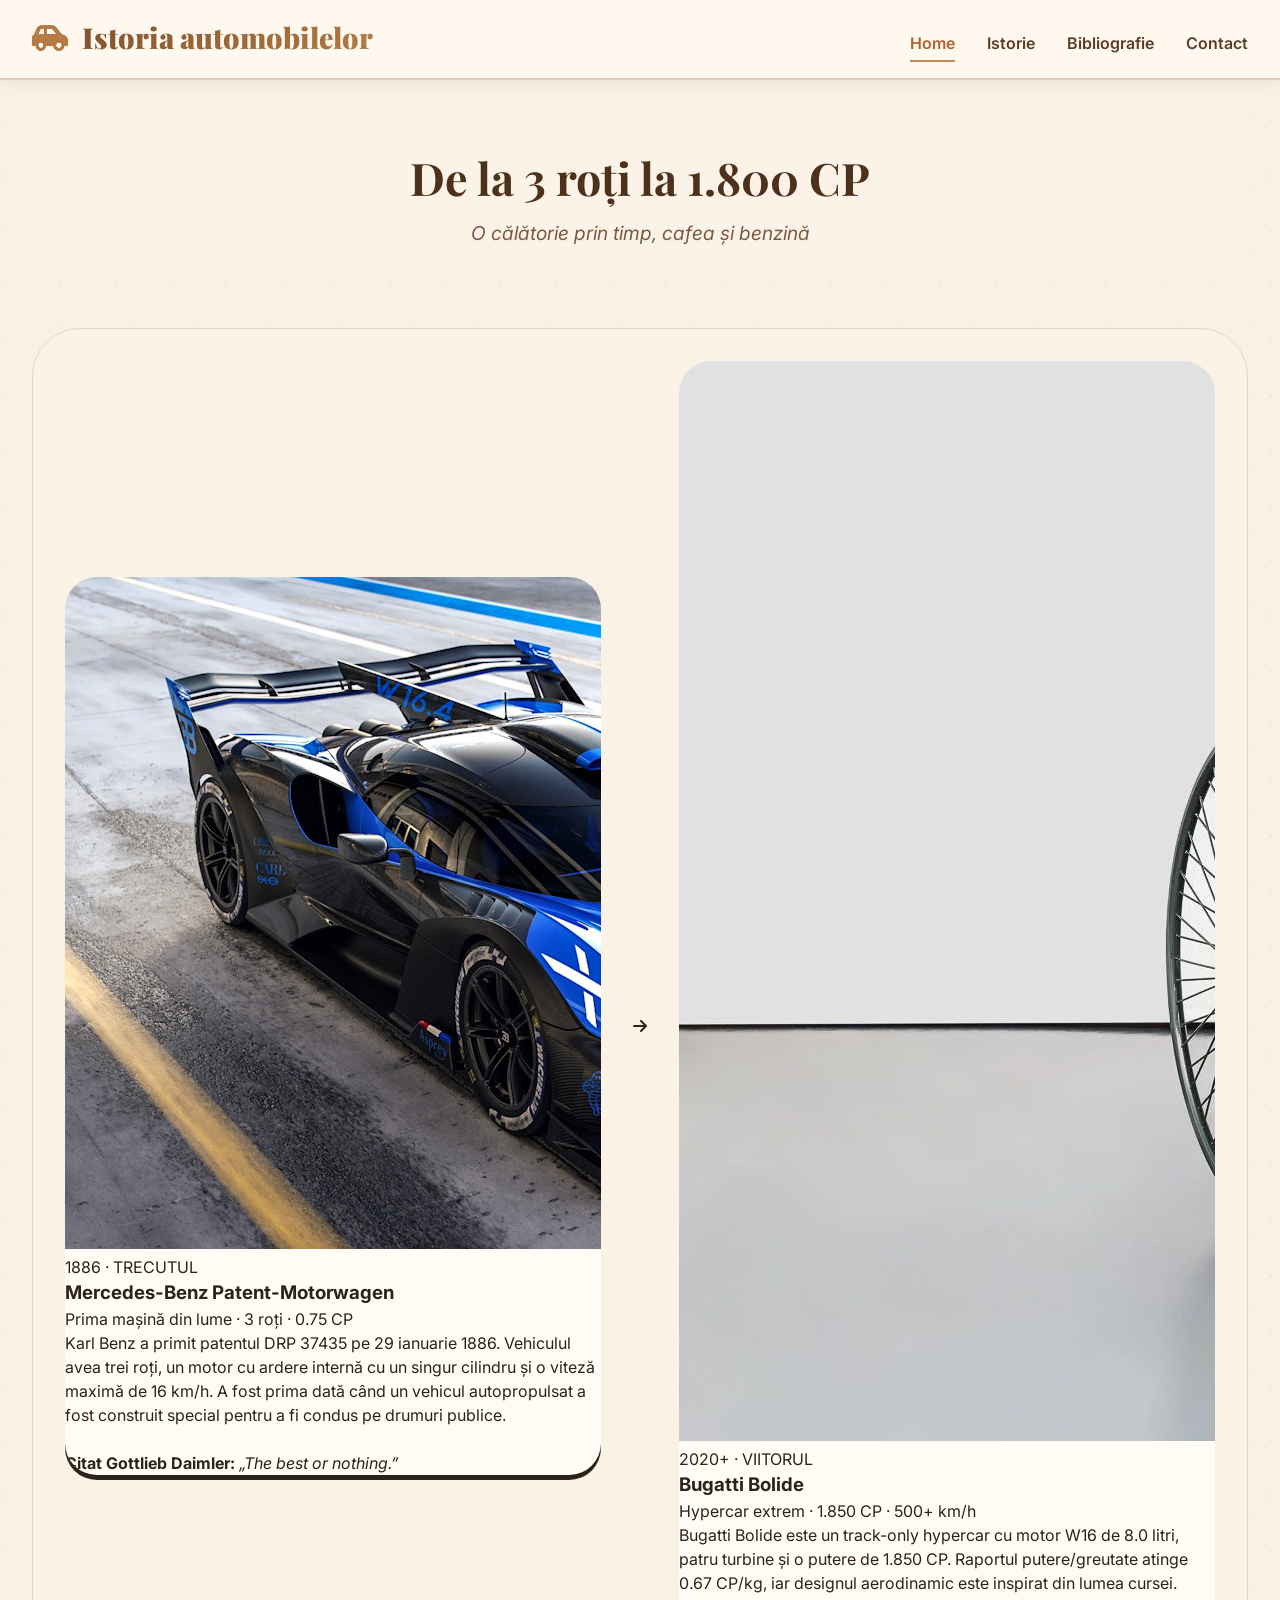
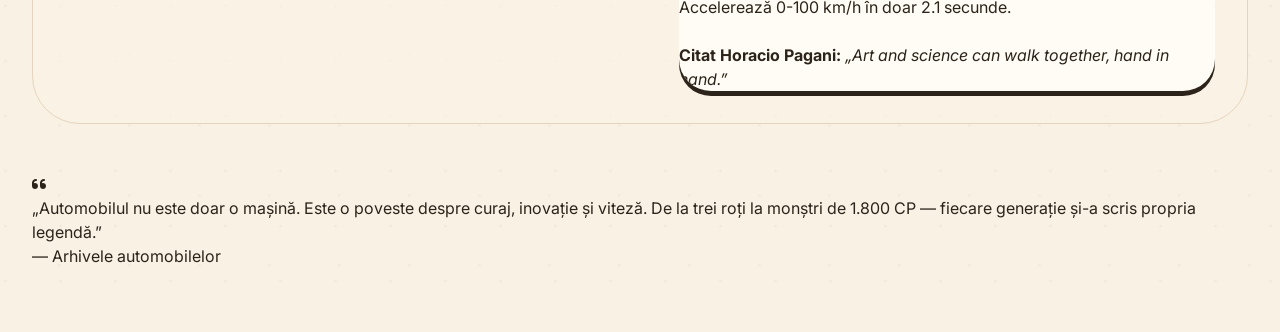
<file: index.html>
<!DOCTYPE html>
<html lang="ro">
<head>
    <meta charset="UTF-8">
    <meta name="viewport" content="width=device-width, initial-scale=1.0">
    <title>Home | Istoria automobilelor</title>
    <link rel="stylesheet" href="style.css">
    <link href="https://fonts.googleapis.com/css2?family=Playfair+Display:wght@400;700;900&family=Inter:wght@300;400;500;600;700&display=swap" rel="stylesheet">
    <link rel="stylesheet" href="https://cdnjs.cloudflare.com/ajax/libs/font-awesome/6.0.0-beta3/css/all.min.css">
</head>
<body>

<div class="fixed-header">
    <div class="header-container">
        <div class="site-title">
            <i class="fas fa-car-side"></i> Istoria automobilelor
        </div>
        <div class="nav-menu">
            <a href="index.html" class="active">Home</a>
            <a href="istorie.html">Istorie</a>
            <a href="bibliografie.html">Bibliografie</a>
            <a href="contact.html">Contact</a>
        </div>
    </div>
</div>

<main class="main-content">
    <div class="hero-section">
        <h1>De la 3 roți la 1.800 CP</h1>
        <p>O călătorie prin timp, cafea și benzină</p>
    </div>

    <div class="timeline-showcase">
        <div class="car-card">
            <img src="concept.jpg" alt="Mercedes Benz Patent-Motorwagen" onerror="this.src='https://upload.wikimedia.org/wikipedia/commons/thumb/7/7b/Mercedes-Benz_Patent_Motorwagen_Replica_%282016%29.jpg/800px-Mercedes-Benz_Patent_Motorwagen_Replica_%282016%29.jpg'">
            <div class="card-content">
                <span class="card-era">1886 · TRECUTUL</span>
                <h3>Mercedes-Benz Patent-Motorwagen</h3>
                <div class="car-sub">Prima mașină din lume · 3 roți · 0.75 CP</div>
                <div class="car-desc">
                    Karl Benz a primit patentul DRP 37435 pe 29 ianuarie 1886. Vehiculul avea trei roți, un motor cu ardere internă cu un singur cilindru și o viteză maximă de 16 km/h. A fost prima dată când un vehicul autopropulsat a fost construit special pentru a fi condus pe drumuri publice. <br><br>
                    <strong>Citat Gottlieb Daimler:</strong> <em>„The best or nothing.”</em>
                </div>
            </div>
        </div>

        <div class="arrow-icon">
            <i class="fas fa-arrow-right"></i>
        </div>

        <div class="car-card">
            <img src="primamasina.jpg" alt="Bugatti Bolide" onerror="this.src='https://cdn.motor1.com/images/mgl/RMvWJ/s3/bugatti-bolide-2020.jpg'">
            <div class="card-content">
                <span class="card-era">2020+ · VIITORUL</span>
                <h3>Bugatti Bolide</h3>
                <div class="car-sub">Hypercar extrem · 1.850 CP · 500+ km/h</div>
                <div class="car-desc">
                    Bugatti Bolide este un track-only hypercar cu motor W16 de 8.0 litri, patru turbine și o putere de 1.850 CP. Raportul putere/greutate atinge 0.67 CP/kg, iar designul aerodinamic este inspirat din lumea cursei. Accelerează 0-100 km/h în doar 2.1 secunde.<br><br>
                    <strong>Citat Horacio Pagani:</strong> <em>„Art and science can walk together, hand in hand.”</em>
                </div>
            </div>
        </div>
    </div>

    <div class="intro-quote">
        <i class="fas fa-quote-left"></i>
        <p>„Automobilul nu este doar o mașină. Este o poveste despre curaj, inovație și viteză. De la trei roți la monștri de 1.800 CP — fiecare generație și-a scris propria legendă.”</p>
        <span>— Arhivele automobilelor</span>
    </div>
</main>



</body>
</html>
</file>
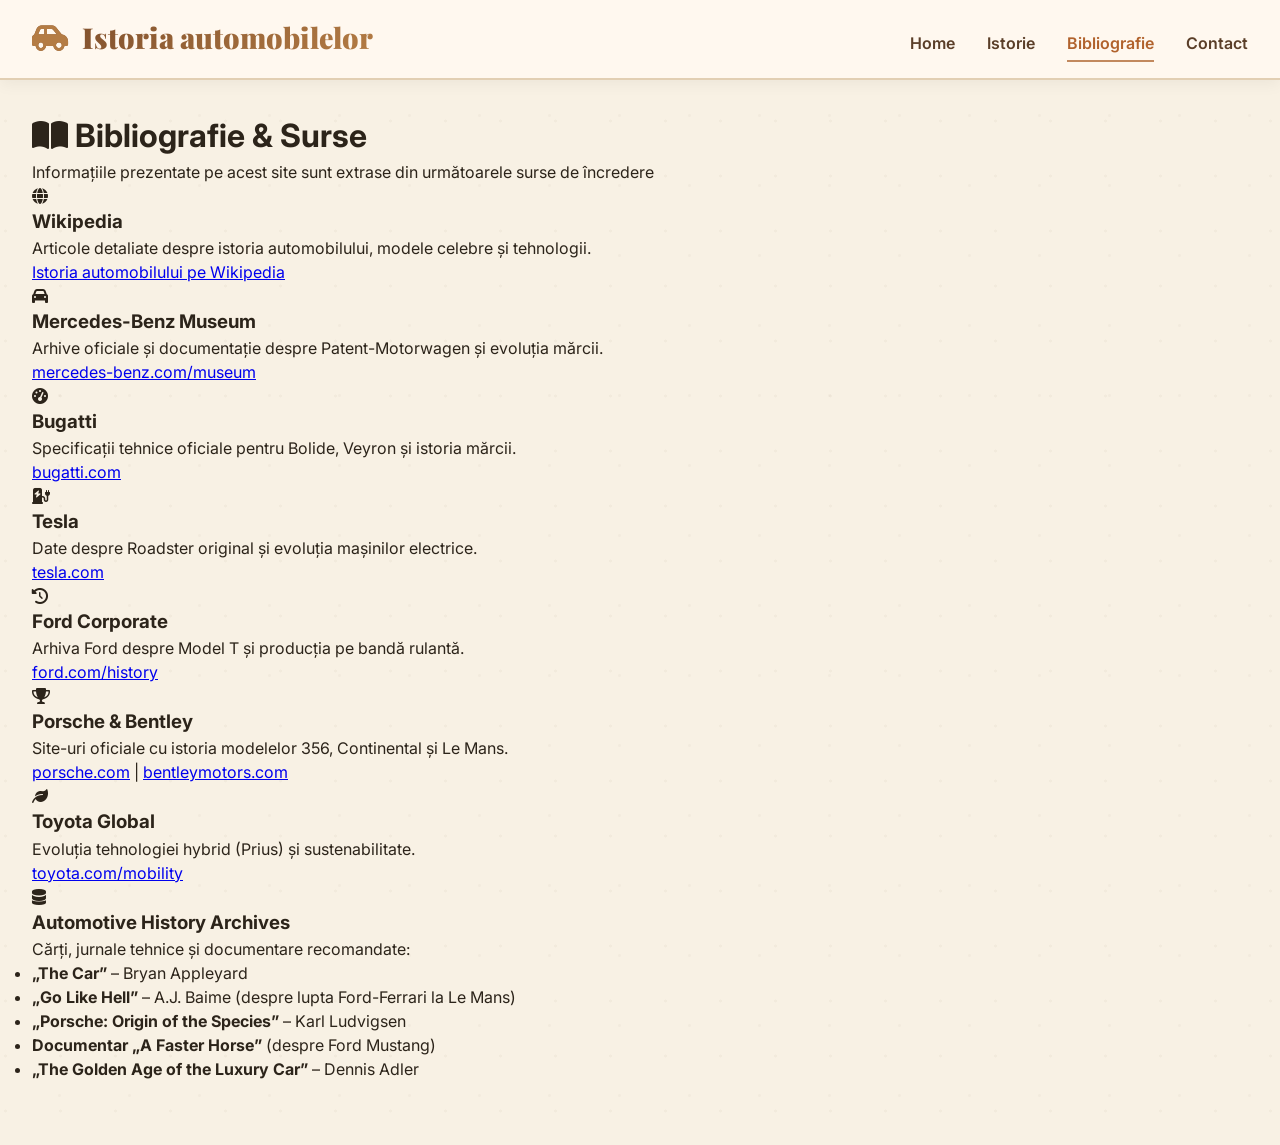
<file: bibliografie.html>
<!DOCTYPE html>
<html lang="ro">
<head>
    <meta charset="UTF-8">
    <meta name="viewport" content="width=device-width, initial-scale=1.0">
    <title>Bibliografie | Istoria automobilelor</title>
    <link rel="stylesheet" href="style.css">
    <link href="https://fonts.googleapis.com/css2?family=Playfair+Display:wght@400;700;900&family=Inter:wght@300;400;500;600;700&display=swap" rel="stylesheet">
    <link rel="stylesheet" href="https://cdnjs.cloudflare.com/ajax/libs/font-awesome/6.0.0-beta3/css/all.min.css">
</head>
<body>

<div class="fixed-header">
    <div class="header-container">
        <div class="site-title">
            <i class="fas fa-car-side"></i> Istoria automobilelor
        </div>
        <div class="nav-menu">
            <a href="index.html">Home</a>
            <a href="istorie.html">Istorie</a>
            <a href="bibliografie.html" class="active">Bibliografie</a>
            <a href="contact.html">Contact</a>
        </div>
    </div>
</div>

<main class="main-content">
    <div class="page-header">
        <h1><i class="fas fa-book-open"></i> Bibliografie & Surse</h1>
        <p>Informațiile prezentate pe acest site sunt extrase din următoarele surse de încredere</p>
    </div>

    <div class="bibliografie-grid">
        <div class="bib-card">
            <i class="fas fa-globe"></i>
            <h3>Wikipedia</h3>
            <p>Articole detaliate despre istoria automobilului, modele celebre și tehnologii.</p>
            <a href="https://en.wikipedia.org/wiki/History_of_the_automobile" target="_blank">Istoria automobilului pe Wikipedia</a>
        </div>

        <div class="bib-card">
            <i class="fas fa-car"></i>
            <h3>Mercedes-Benz Museum</h3>
            <p>Arhive oficiale și documentație despre Patent-Motorwagen și evoluția mărcii.</p>
            <a href="https://www.mercedes-benz.com/en/classic/museum/" target="_blank">mercedes-benz.com/museum</a>
        </div>

        <div class="bib-card">
            <i class="fas fa-tachometer-alt"></i>
            <h3>Bugatti</h3>
            <p>Specificații tehnice oficiale pentru Bolide, Veyron și istoria mărcii.</p>
            <a href="https://www.bugatti.com/" target="_blank">bugatti.com</a>
        </div>

        <div class="bib-card">
            <i class="fas fa-charging-station"></i>
            <h3>Tesla</h3>
            <p>Date despre Roadster original și evoluția mașinilor electrice.</p>
            <a href="https://www.tesla.com/" target="_blank">tesla.com</a>
        </div>

        <div class="bib-card">
            <i class="fas fa-history"></i>
            <h3>Ford Corporate</h3>
            <p>Arhiva Ford despre Model T și producția pe bandă rulantă.</p>
            <a href="https://corporate.ford.com/company/history.html" target="_blank">ford.com/history</a>
        </div>

        <div class="bib-card">
            <i class="fas fa-trophy"></i>
            <h3>Porsche & Bentley</h3>
            <p>Site-uri oficiale cu istoria modelelor 356, Continental și Le Mans.</p>
            <a href="https://www.porsche.com/romania/" target="_blank">porsche.com</a> | 
            <a href="https://www.bentleymotors.com/" target="_blank">bentleymotors.com</a>
        </div>

        <div class="bib-card">
            <i class="fas fa-leaf"></i>
            <h3>Toyota Global</h3>
            <p>Evoluția tehnologiei hybrid (Prius) și sustenabilitate.</p>
            <a href="https://global.toyota/en/mobility/" target="_blank">toyota.com/mobility</a>
        </div>

        <div class="bib-card">
            <i class="fas fa-database"></i>
            <h3>Automotive History Archives</h3>
            <p>Cărți, jurnale tehnice și documentare recomandate:</p>
            <ul>
                <li><strong>„The Car”</strong> – Bryan Appleyard</li>
                <li><strong>„Go Like Hell”</strong> – A.J. Baime (despre lupta Ford-Ferrari la Le Mans)</li>
                <li><strong>„Porsche: Origin of the Species”</strong> – Karl Ludvigsen</li>
                <li><strong>Documentar „A Faster Horse”</strong> (despre Ford Mustang)</li>
                <li><strong>„The Golden Age of the Luxury Car”</strong> – Dennis Adler</li>
            </ul>
        </div>
    </div>
</main>

</body>
</html>
</file>
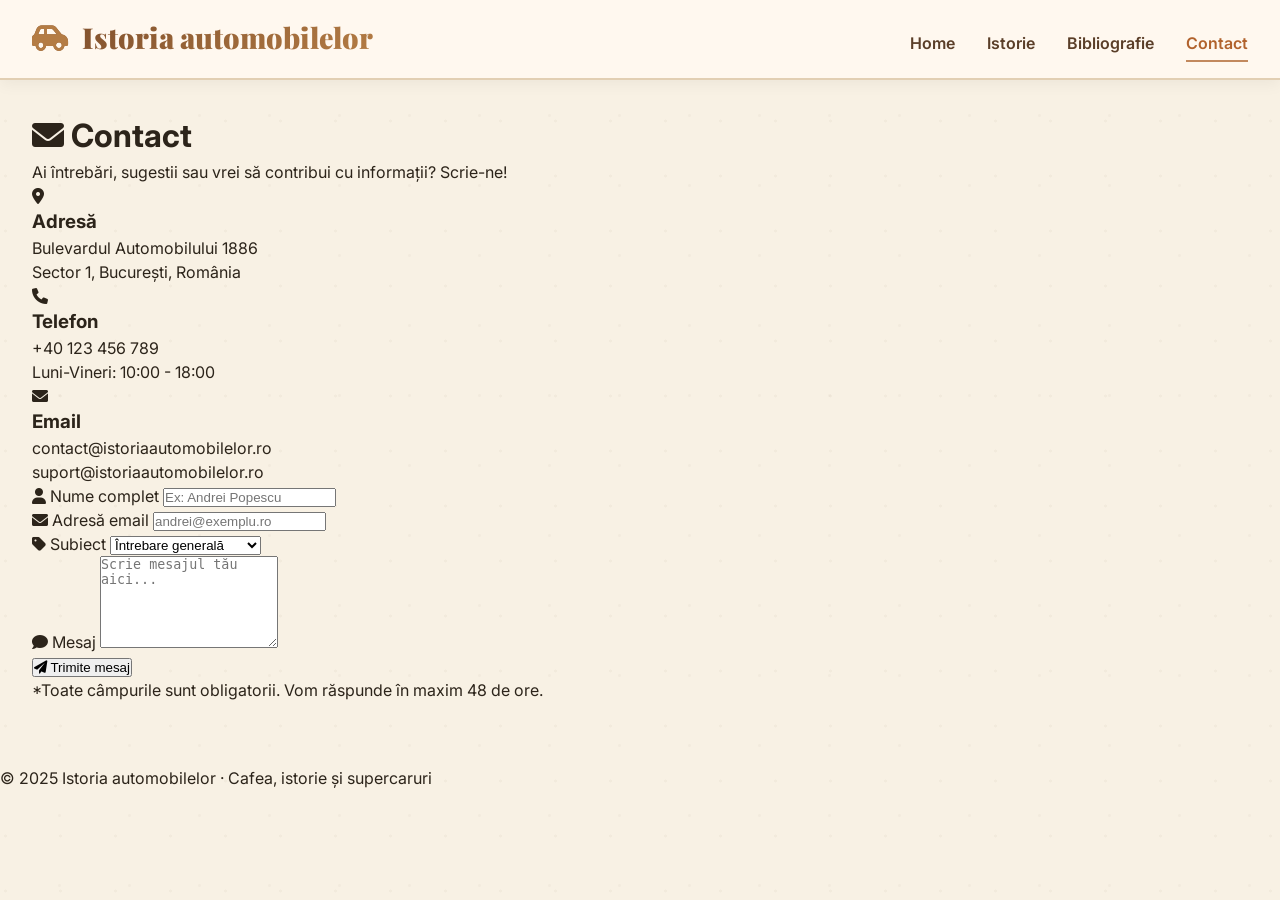
<file: contact.html>
<!DOCTYPE html>
<html lang="ro">
<head>
    <meta charset="UTF-8">
    <meta name="viewport" content="width=device-width, initial-scale=1.0">
    <title>Contact | Istoria automobilelor</title>
    <link rel="stylesheet" href="style.css">
    <link href="https://fonts.googleapis.com/css2?family=Playfair+Display:wght@400;700;900&family=Inter:wght@300;400;500;600;700&display=swap" rel="stylesheet">
    <link rel="stylesheet" href="https://cdnjs.cloudflare.com/ajax/libs/font-awesome/6.0.0-beta3/css/all.min.css">
</head>
<body>

<div class="fixed-header">
    <div class="header-container">
        <div class="site-title">
            <i class="fas fa-car-side"></i> Istoria automobilelor
        </div>
        <div class="nav-menu">
            <a href="index.html">Home</a>
            <a href="istorie.html">Istorie</a>
            <a href="bibliografie.html">Bibliografie</a>
            <a href="contact.html" class="active">Contact</a>
        </div>
    </div>
</div>

<main class="main-content">
    <div class="page-header">
        <h1><i class="fas fa-envelope"></i> Contact</h1>
        <p>Ai întrebări, sugestii sau vrei să contribui cu informații? Scrie-ne!</p>
    </div>

    <div class="contact-container">
        <div class="contact-info">
            <div class="info-card">
                <i class="fas fa-map-marker-alt"></i>
                <h3>Adresă</h3>
                <p>Bulevardul Automobilului 1886<br>Sector 1, București, România</p>
            </div>
            <div class="info-card">
                <i class="fas fa-phone"></i>
                <h3>Telefon</h3>
                <p>+40 123 456 789<br>Luni-Vineri: 10:00 - 18:00</p>
            </div>
            <div class="info-card">
                <i class="fas fa-envelope"></i>
                <h3>Email</h3>
                <p>contact@istoriaautomobilelor.ro<br>suport@istoriaautomobilelor.ro</p>
            </div>
        </div>

        <div class="contact-form">
            <form action="#" method="post">
                <div class="form-group">
                    <label for="nume"><i class="fas fa-user"></i> Nume complet</label>
                    <input type="text" id="nume" name="nume" required placeholder="Ex: Andrei Popescu">
                </div>
                <div class="form-group">
                    <label for="email"><i class="fas fa-envelope"></i> Adresă email</label>
                    <input type="email" id="email" name="email" required placeholder="andrei@exemplu.ro">
                </div>
                <div class="form-group">
                    <label for="subiect"><i class="fas fa-tag"></i> Subiect</label>
                    <select id="subiect" name="subiect">
                        <option value="intrebare">Întrebare generală</option>
                        <option value="corectura">Corectură informații</option>
                        <option value="colaborare">Propunere colaborare</option>
                        <option value="feedback">Feedback</option>
                    </select>
                </div>
                <div class="form-group">
                    <label for="mesaj"><i class="fas fa-comment"></i> Mesaj</label>
                    <textarea id="mesaj" name="mesaj" rows="6" required placeholder="Scrie mesajul tău aici..."></textarea>
                </div>
                <button type="submit" class="submit-btn"><i class="fas fa-paper-plane"></i> Trimite mesaj</button>
            </form>
            <p class="form-notice">*Toate câmpurile sunt obligatorii. Vom răspunde în maxim 48 de ore.</p>
        </div>
    </div>
</main>

<footer>
    <p>© 2025 Istoria automobilelor · Cafea, istorie și supercaruri</p>
</footer>

</body>
</html>
</file>
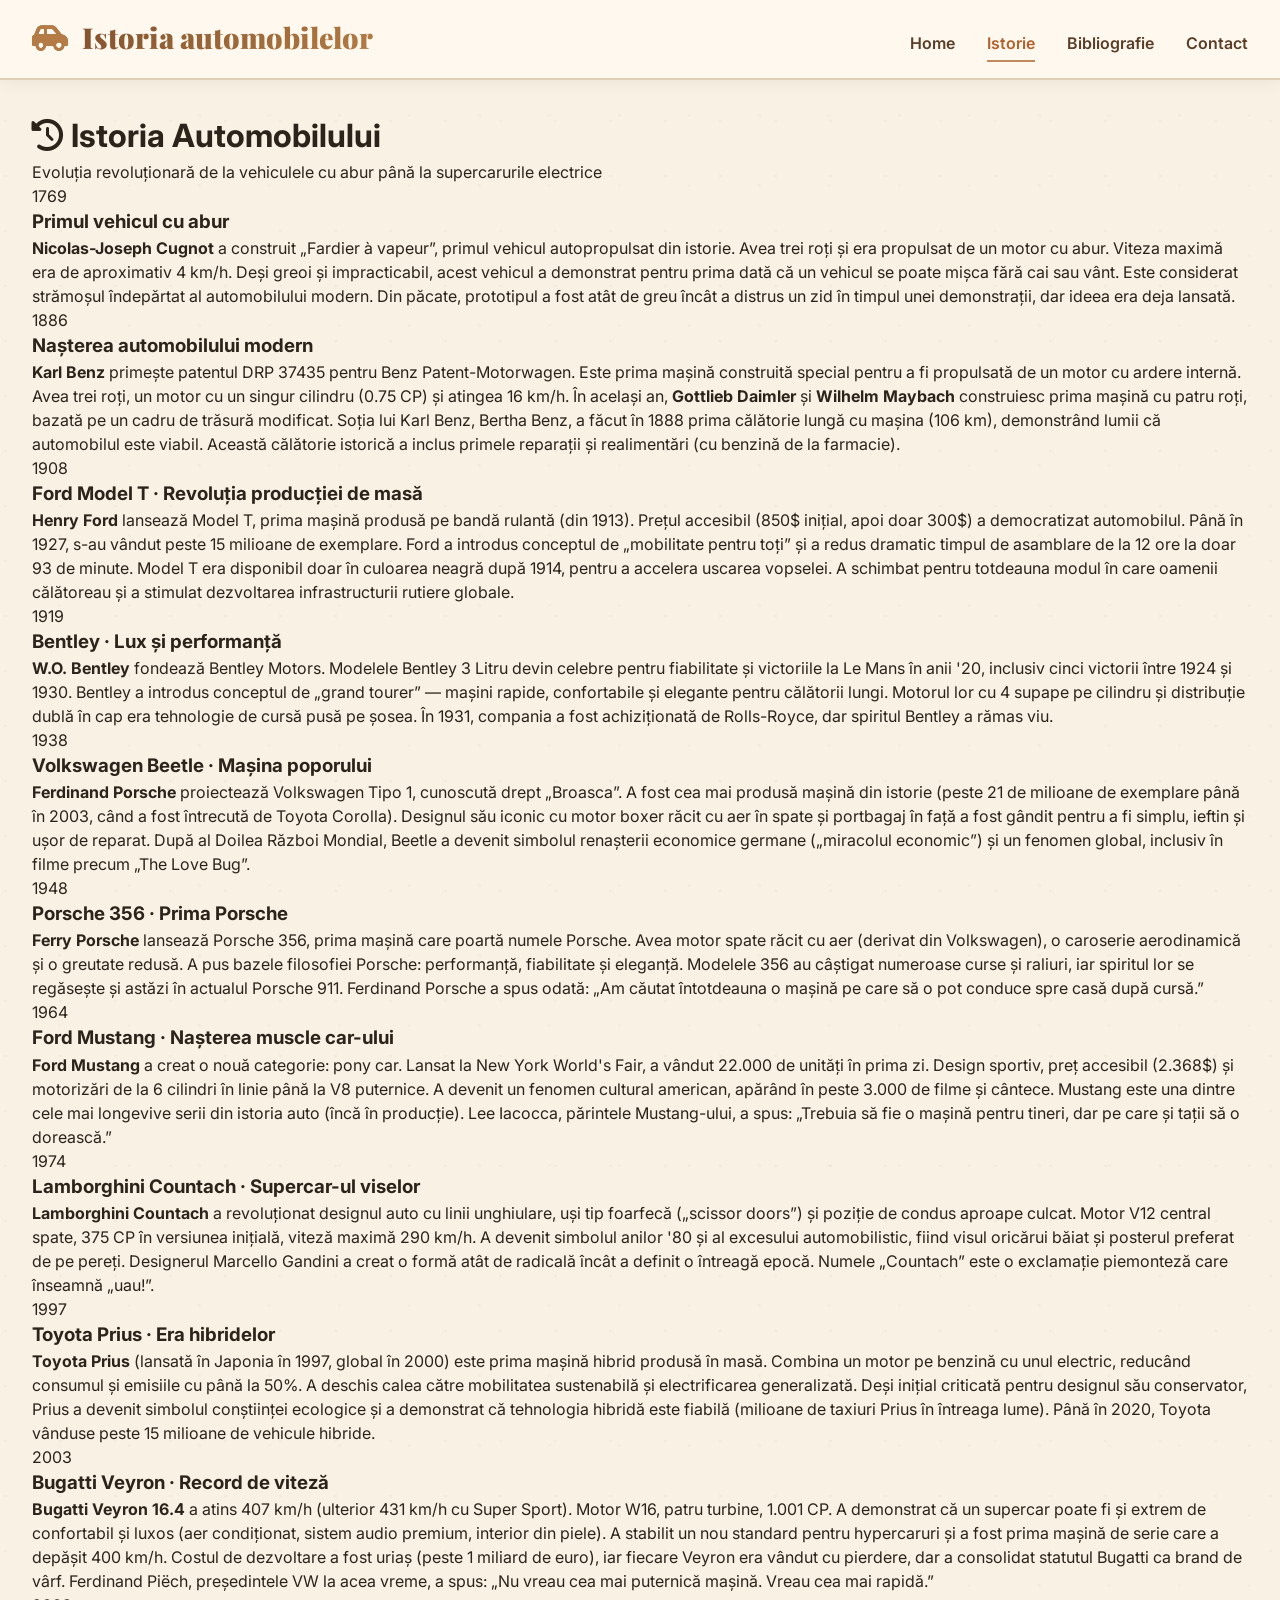
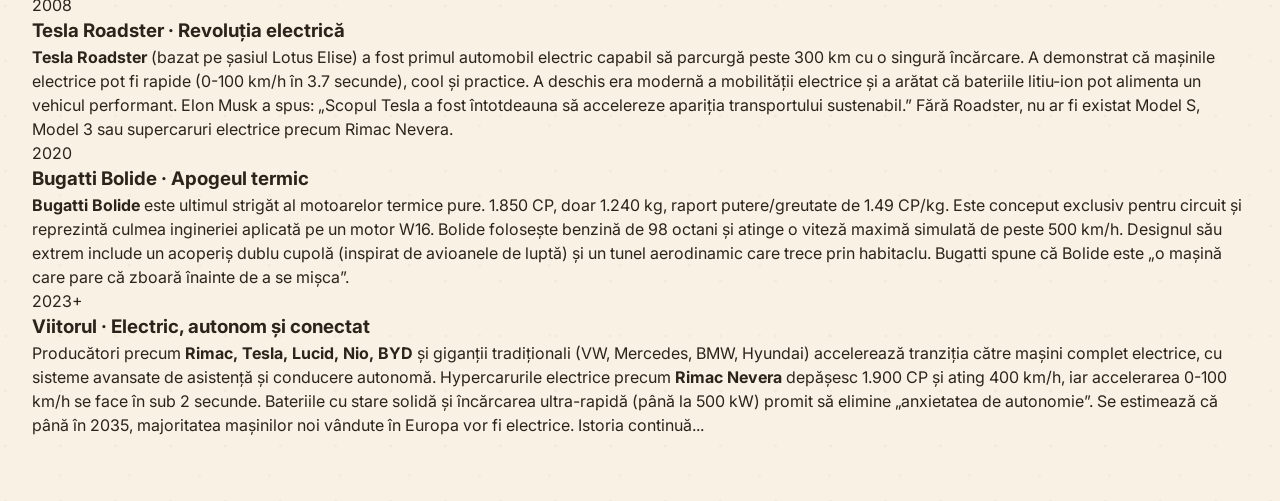
<file: istorie.html>
<!DOCTYPE html>
<html lang="ro">
<head>
    <meta charset="UTF-8">
    <meta name="viewport" content="width=device-width, initial-scale=1.0">
    <title>Istoria Automobilului | Istoria automobilelor</title>
    <link rel="stylesheet" href="style.css">
    <link href="https://fonts.googleapis.com/css2?family=Playfair+Display:wght@400;700;900&family=Inter:wght@300;400;500;600;700&display=swap" rel="stylesheet">
    <link rel="stylesheet" href="https://cdnjs.cloudflare.com/ajax/libs/font-awesome/6.0.0-beta3/css/all.min.css">
</head>
<body>

<div class="fixed-header">
    <div class="header-container">
        <div class="site-title">
            <i class="fas fa-car-side"></i> Istoria automobilelor
        </div>
        <div class="nav-menu">
            <a href="index.html">Home</a>
            <a href="istorie.html" class="active">Istorie</a>
            <a href="bibliografie.html">Bibliografie</a>
            <a href="contact.html">Contact</a>
        </div>
    </div>
</div>

<main class="main-content">
    <div class="page-header">
        <h1><i class="fas fa-history"></i> Istoria Automobilului</h1>
        <p>Evoluția revoluționară de la vehiculele cu abur până la supercarurile electrice</p>
    </div>

    <div class="timeline-istorie">
        
        <div class="timeline-item">
            <div class="timeline-year">1769</div>
            <div class="timeline-content">
                <h3>Primul vehicul cu abur</h3>
                <p><strong>Nicolas-Joseph Cugnot</strong> a construit „Fardier à vapeur”, primul vehicul autopropulsat din istorie. Avea trei roți și era propulsat de un motor cu abur. Viteza maximă era de aproximativ 4 km/h. Deși greoi și impracticabil, acest vehicul a demonstrat pentru prima dată că un vehicul se poate mișca fără cai sau vânt. Este considerat strămoșul îndepărtat al automobilului modern. Din păcate, prototipul a fost atât de greu încât a distrus un zid în timpul unei demonstrații, dar ideea era deja lansată.</p>
            </div>
        </div>

        <div class="timeline-item">
            <div class="timeline-year">1886</div>
            <div class="timeline-content">
                <h3>Nașterea automobilului modern</h3>
                <p><strong>Karl Benz</strong> primește patentul DRP 37435 pentru Benz Patent-Motorwagen. Este prima mașină construită special pentru a fi propulsată de un motor cu ardere internă. Avea trei roți, un motor cu un singur cilindru (0.75 CP) și atingea 16 km/h. În același an, <strong>Gottlieb Daimler</strong> și <strong>Wilhelm Maybach</strong> construiesc prima mașină cu patru roți, bazată pe un cadru de trăsură modificat. Soția lui Karl Benz, Bertha Benz, a făcut în 1888 prima călătorie lungă cu mașina (106 km), demonstrând lumii că automobilul este viabil. Această călătorie istorică a inclus primele reparații și realimentări (cu benzină de la farmacie).</p>
            </div>
        </div>

        <div class="timeline-item">
            <div class="timeline-year">1908</div>
            <div class="timeline-content">
                <h3>Ford Model T · Revoluția producției de masă</h3>
                <p><strong>Henry Ford</strong> lansează Model T, prima mașină produsă pe bandă rulantă (din 1913). Prețul accesibil (850$ inițial, apoi doar 300$) a democratizat automobilul. Până în 1927, s-au vândut peste 15 milioane de exemplare. Ford a introdus conceptul de „mobilitate pentru toți” și a redus dramatic timpul de asamblare de la 12 ore la doar 93 de minute. Model T era disponibil doar în culoarea neagră după 1914, pentru a accelera uscarea vopselei. A schimbat pentru totdeauna modul în care oamenii călătoreau și a stimulat dezvoltarea infrastructurii rutiere globale.</p>
            </div>
        </div>

        <div class="timeline-item">
            <div class="timeline-year">1919</div>
            <div class="timeline-content">
                <h3>Bentley · Lux și performanță</h3>
                <p><strong>W.O. Bentley</strong> fondează Bentley Motors. Modelele Bentley 3 Litru devin celebre pentru fiabilitate și victoriile la Le Mans în anii '20, inclusiv cinci victorii între 1924 și 1930. Bentley a introdus conceptul de „grand tourer” — mașini rapide, confortabile și elegante pentru călătorii lungi. Motorul lor cu 4 supape pe cilindru și distribuție dublă în cap era tehnologie de cursă pusă pe șosea. În 1931, compania a fost achiziționată de Rolls-Royce, dar spiritul Bentley a rămas viu.</p>
            </div>
        </div>

        <div class="timeline-item">
            <div class="timeline-year">1938</div>
            <div class="timeline-content">
                <h3>Volkswagen Beetle · Mașina poporului</h3>
                <p><strong>Ferdinand Porsche</strong> proiectează Volkswagen Tipo 1, cunoscută drept „Broasca”. A fost cea mai produsă mașină din istorie (peste 21 de milioane de exemplare până în 2003, când a fost întrecută de Toyota Corolla). Designul său iconic cu motor boxer răcit cu aer în spate și portbagaj în față a fost gândit pentru a fi simplu, ieftin și ușor de reparat. După al Doilea Război Mondial, Beetle a devenit simbolul renașterii economice germane („miracolul economic”) și un fenomen global, inclusiv în filme precum „The Love Bug”.</p>
            </div>
        </div>

        <div class="timeline-item">
            <div class="timeline-year">1948</div>
            <div class="timeline-content">
                <h3>Porsche 356 · Prima Porsche</h3>
                <p><strong>Ferry Porsche</strong> lansează Porsche 356, prima mașină care poartă numele Porsche. Avea motor spate răcit cu aer (derivat din Volkswagen), o caroserie aerodinamică și o greutate redusă. A pus bazele filosofiei Porsche: performanță, fiabilitate și eleganță. Modelele 356 au câștigat numeroase curse și raliuri, iar spiritul lor se regăsește și astăzi în actualul Porsche 911. Ferdinand Porsche a spus odată: „Am căutat întotdeauna o mașină pe care să o pot conduce spre casă după cursă.”</p>
            </div>
        </div>

        <div class="timeline-item">
            <div class="timeline-year">1964</div>
            <div class="timeline-content">
                <h3>Ford Mustang · Nașterea muscle car-ului</h3>
                <p><strong>Ford Mustang</strong> a creat o nouă categorie: pony car. Lansat la New York World's Fair, a vândut 22.000 de unități în prima zi. Design sportiv, preț accesibil (2.368$) și motorizări de la 6 cilindri în linie până la V8 puternice. A devenit un fenomen cultural american, apărând în peste 3.000 de filme și cântece. Mustang este una dintre cele mai longevive serii din istoria auto (încă în producție). Lee Iacocca, părintele Mustang-ului, a spus: „Trebuia să fie o mașină pentru tineri, dar pe care și tații să o dorească.”</p>
            </div>
        </div>

        <div class="timeline-item">
            <div class="timeline-year">1974</div>
            <div class="timeline-content">
                <h3>Lamborghini Countach · Supercar-ul viselor</h3>
                <p><strong>Lamborghini Countach</strong> a revoluționat designul auto cu linii unghiulare, uși tip foarfecă („scissor doors”) și poziție de condus aproape culcat. Motor V12 central spate, 375 CP în versiunea inițială, viteză maximă 290 km/h. A devenit simbolul anilor '80 și al excesului automobilistic, fiind visul oricărui băiat și posterul preferat de pe pereți. Designerul Marcello Gandini a creat o formă atât de radicală încât a definit o întreagă epocă. Numele „Countach” este o exclamație piemonteză care înseamnă „uau!”.</p>
            </div>
        </div>

        <div class="timeline-item">
            <div class="timeline-year">1997</div>
            <div class="timeline-content">
                <h3>Toyota Prius · Era hibridelor</h3>
                <p><strong>Toyota Prius</strong> (lansată în Japonia în 1997, global în 2000) este prima mașină hibrid produsă în masă. Combina un motor pe benzină cu unul electric, reducând consumul și emisiile cu până la 50%. A deschis calea către mobilitatea sustenabilă și electrificarea generalizată. Deși inițial criticată pentru designul său conservator, Prius a devenit simbolul conștiinței ecologice și a demonstrat că tehnologia hibridă este fiabilă (milioane de taxiuri Prius în întreaga lume). Până în 2020, Toyota vânduse peste 15 milioane de vehicule hibride.</p>
            </div>
        </div>

        <div class="timeline-item">
            <div class="timeline-year">2003</div>
            <div class="timeline-content">
                <h3>Bugatti Veyron · Record de viteză</h3>
                <p><strong>Bugatti Veyron 16.4</strong> a atins 407 km/h (ulterior 431 km/h cu Super Sport). Motor W16, patru turbine, 1.001 CP. A demonstrat că un supercar poate fi și extrem de confortabil și luxos (aer condiționat, sistem audio premium, interior din piele). A stabilit un nou standard pentru hypercaruri și a fost prima mașină de serie care a depășit 400 km/h. Costul de dezvoltare a fost uriaș (peste 1 miliard de euro), iar fiecare Veyron era vândut cu pierdere, dar a consolidat statutul Bugatti ca brand de vârf. Ferdinand Piëch, președintele VW la acea vreme, a spus: „Nu vreau cea mai puternică mașină. Vreau cea mai rapidă.”</p>
            </div>
        </div>

        <div class="timeline-item">
            <div class="timeline-year">2008</div>
            <div class="timeline-content">
                <h3>Tesla Roadster · Revoluția electrică</h3>
                <p><strong>Tesla Roadster</strong> (bazat pe șasiul Lotus Elise) a fost primul automobil electric capabil să parcurgă peste 300 km cu o singură încărcare. A demonstrat că mașinile electrice pot fi rapide (0-100 km/h în 3.7 secunde), cool și practice. A deschis era modernă a mobilității electrice și a arătat că bateriile litiu-ion pot alimenta un vehicul performant. Elon Musk a spus: „Scopul Tesla a fost întotdeauna să accelereze apariția transportului sustenabil.” Fără Roadster, nu ar fi existat Model S, Model 3 sau supercaruri electrice precum Rimac Nevera.</p>
            </div>
        </div>

        <div class="timeline-item">
            <div class="timeline-year">2020</div>
            <div class="timeline-content">
                <h3>Bugatti Bolide · Apogeul termic</h3>
                <p><strong>Bugatti Bolide</strong> este ultimul strigăt al motoarelor termice pure. 1.850 CP, doar 1.240 kg, raport putere/greutate de 1.49 CP/kg. Este conceput exclusiv pentru circuit și reprezintă culmea ingineriei aplicată pe un motor W16. Bolide folosește benzină de 98 octani și atinge o viteză maximă simulată de peste 500 km/h. Designul său extrem include un acoperiș dublu cupolă (inspirat de avioanele de luptă) și un tunel aerodinamic care trece prin habitaclu. Bugatti spune că Bolide este „o mașină care pare că zboară înainte de a se mișca”.</p>
            </div>
        </div>

        <div class="timeline-item">
            <div class="timeline-year">2023+</div>
            <div class="timeline-content">
                <h3>Viitorul · Electric, autonom și conectat</h3>
                <p>Producători precum <strong>Rimac, Tesla, Lucid, Nio, BYD</strong> și giganții tradiționali (VW, Mercedes, BMW, Hyundai) accelerează tranziția către mașini complet electrice, cu sisteme avansate de asistență și conducere autonomă. Hypercarurile electrice precum <strong>Rimac Nevera</strong> depășesc 1.900 CP și ating 400 km/h, iar accelerarea 0-100 km/h se face în sub 2 secunde. Bateriile cu stare solidă și încărcarea ultra-rapidă (până la 500 kW) promit să elimine „anxietatea de autonomie”. Se estimează că până în 2035, majoritatea mașinilor noi vândute în Europa vor fi electrice. Istoria continuă...</p>
            </div>
        </div>
    </div>
</main>



</body>
</html>
</file>
<file: style.css>
* {
    margin: 0;
    padding: 0;
    box-sizing: border-box;
}

body {
    background-color: #f8f1e4;
    background-image: radial-gradient(circle at 10% 20%, rgba(100, 65, 35, 0.04) 2%, transparent 2.5%),
                      radial-gradient(circle at 85% 65%, rgba(80, 50, 25, 0.03) 1.8%, transparent 2%);
    background-size: 55px 55px, 70px 70px;
    font-family: 'Inter', 'Segoe UI', sans-serif;
    color: #2c241a;
    line-height: 1.5;
}

.fixed-header {
    position: fixed;
    top: 0;
    left: 0;
    width: 100%;
    background: #fff8ef;
    backdrop-filter: blur(10px);
    box-shadow: 0 4px 15px rgba(0, 0, 0, 0.05);
    padding: 1rem 2rem;
    z-index: 1000;
    border-bottom: 2px solid #e2cfb3;
}

.header-container {
    max-width: 1300px;
    margin: 0 auto;
    display: flex;
    justify-content: space-between;
    align-items: baseline;
    flex-wrap: wrap;
    gap: 1rem;
}

.site-title {
    font-size: 1.8rem;
    font-weight: 900;
    font-family: 'Playfair Display', serif;
    background: linear-gradient(135deg, #7a4b2a, #b47c44);
    background-clip: text;
    -webkit-background-clip: text;
    color: transparent;
}

.site-title i {
    color: #b47c44;
    margin-right: 8px;
}

.nav-menu {
    display: flex;
    gap: 2rem;
}

.nav-menu a {
    text-decoration: none;
    font-weight: 600;
    color: #5a3e28;
    transition: 0.2s;
    padding: 0.3rem 0;
    border-bottom: 2px solid transparent;
}

.nav-menu a:hover, .nav-menu a.active {
    color: #b1622c;
    border-bottom-color: #c2895e;
}

.main-content {
    max-width: 1300px;
    margin: 0 auto;
    padding: 7rem 2rem 4rem 2rem;
}

.hero-section {
    text-align: center;
    margin-bottom: 3rem;
    padding: 2rem;
    background: rgba(255, 245, 235, 0.6);
    border-radius: 2rem;
}

.hero-section h1 {
    font-size: 2.8rem;
    font-family: 'Playfair Display', serif;
    color: #4d311b;
    margin-bottom: 0.5rem;
}

.hero-section p {
    font-size: 1.2rem;
    color: #7a5a3e;
    font-style: italic;
}

.timeline-showcase {
    display: flex;
    flex-wrap: wrap;
    justify-content: center;
    align-items: center;
    gap: 2rem;
    margin: 2rem 0 3rem;
    background: rgba(250, 243, 230, 0.7);
    border-radius: 3rem;
    padding: 2rem;
    border: 1px solid #e6d5be;
}

.car-card {
    flex: 1;
    min-width: 280px;
    background: #fffcf5;
    border-radius: 2rem;
    overflow: hidden;
    transition: box-shadow 0.2s ease, background 0.2s ease;
    box-shadow: 0 5px
</file>
